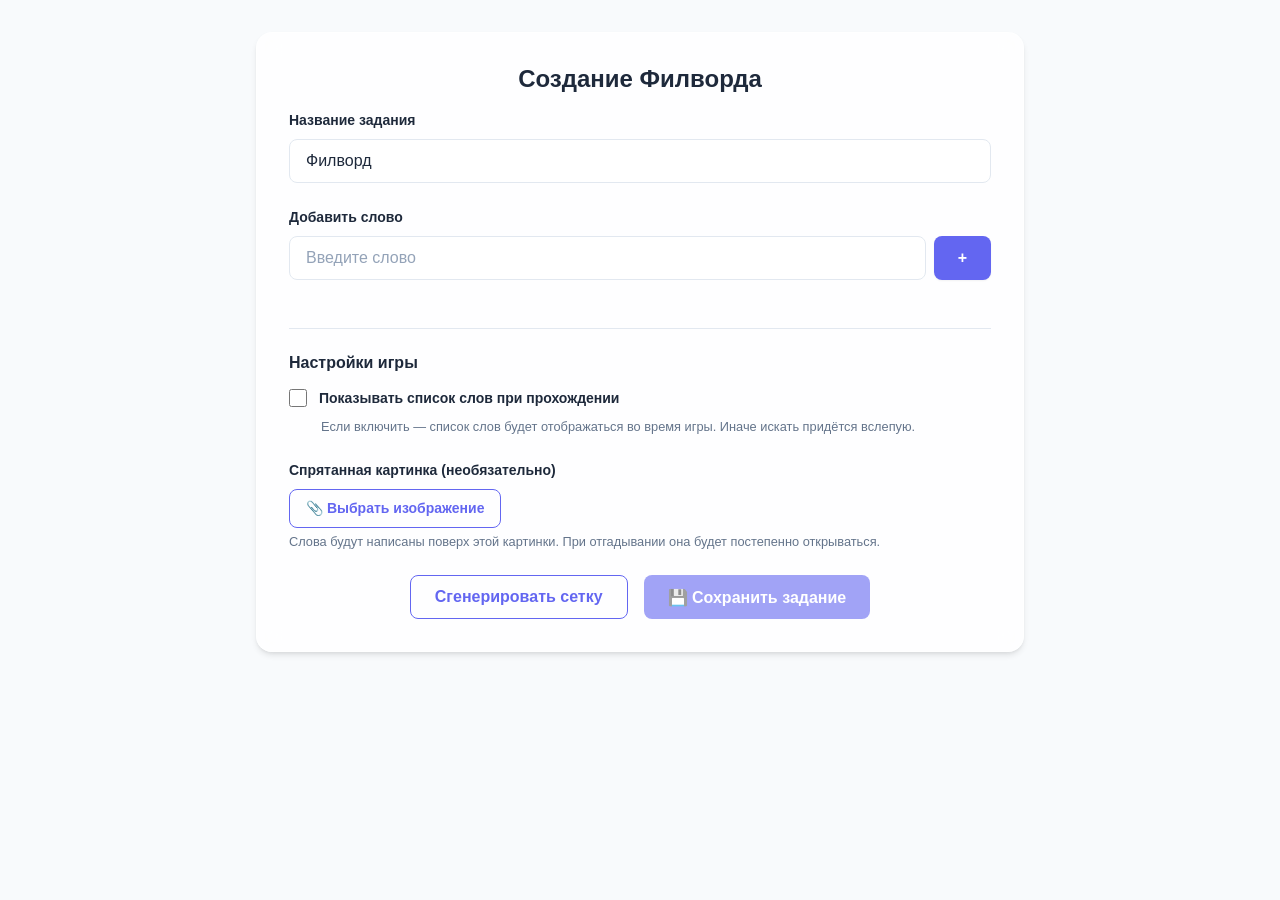
<file: index.html>
<!DOCTYPE html>
<html lang="ru">

<head>
    <meta charset="UTF-8">
    <meta name="viewport" content="width=device-width, initial-scale=1.0, viewport-fit=cover">
    <title>Филворд — Конструктор Задания</title>
    <link rel="stylesheet" href="css/style.css">
</head>

<body>
    <div id="philword-target"></div>

    <script src="js/utils.js"></script>
    <script src="js/generator.js"></script>
    <script src="js/creator.js"></script>
    <script src="js/game.js"></script>
    <script src="js/app.js"></script>

    <script>
        Philword.init({
            mode: 'create',
            containerId: 'philword-target',
            onConfigGenerated: function (config) {
                // Транслитерация и формирование имени файла
                const title = config.title || 'Филворд';
                const translit = {
                    'а':'a','б':'b','в':'v','г':'g','д':'d','е':'e','ё':'yo',
                    'ж':'zh','з':'z','и':'i','й':'y','к':'k','л':'l','м':'m',
                    'н':'n','о':'o','п':'p','р':'r','с':'s','т':'t','у':'u',
                    'ф':'f','х':'kh','ц':'ts','ч':'ch','ш':'sh','щ':'sch',
                    'ъ':'','ы':'y','ь':'','э':'e','ю':'yu','я':'ya'
                };
                const safeName = title.toLowerCase()
                    .split('').map(c => translit[c] || c).join('')
                    .replace(/[^a-z0-9]/g, '_')
                    .replace(/_+/g, '_')
                    .replace(/^_|_$/g, '') || 'task';
                const fileName = safeName + '.json';

                // Скачиваем JSON-файл
                const jsonStr = JSON.stringify(config, null, 2);
                const blob = new Blob([jsonStr], { type: 'application/json' });
                const url = URL.createObjectURL(blob);

                const a = document.createElement('a');
                a.href = url;
                a.download = fileName;
                a.click();
                URL.revokeObjectURL(url);

                // Показываем модальное окно с инструкцией
                _showSavedModal(fileName, title);
            }
        });

        function _showSavedModal(fileName, title) {
            // Удаляем старое окно если есть
            const old = document.getElementById('saved-modal-overlay');
            if (old) old.remove();

            const overlay = document.createElement('div');
            overlay.id = 'saved-modal-overlay';
            Object.assign(overlay.style, {
                position: 'fixed', inset: '0',
                background: 'rgba(0,0,0,0.5)',
                backdropFilter: 'blur(4px)',
                display: 'flex', alignItems: 'center', justifyContent: 'center',
                zIndex: '1000', padding: '1rem',
                animation: 'fadeIn 0.3s ease'
            });

            const modal = document.createElement('div');
            modal.className = 'glass-panel';
            Object.assign(modal.style, {
                maxWidth: '560px', width: '100%',
                textAlign: 'center',
                background: 'var(--surface-color)',
                position: 'relative'
            });

            // Пример ссылки для GitHub Pages
            const exampleLink = `https://&lt;username&gt;.github.io/&lt;repo&gt;/play.html?task=tasks/${fileName}`;

            modal.innerHTML = `
                <h2 style="color: var(--primary-color); margin-bottom: 0.5rem;">✅ Задание сохранено!</h2>
                <p style="color: var(--text-secondary); margin-bottom: 1.5rem;">
                    Файл <b>${fileName}</b> скачан. Положите его в папку <code style="background: var(--cell-bg); padding: 0.15rem 0.4rem; border-radius: 4px;">tasks/</code> вашего репозитория.
                </p>

                <div style="background: var(--cell-bg); border-radius: var(--border-radius-md); padding: 1rem; text-align: left; margin-bottom: 1.5rem;">
                    <p style="font-weight: 600; color: var(--text-primary); margin-bottom: 0.5rem; font-size: 0.875rem;">📋 Инструкция:</p>
                    <ol style="font-size: 0.8rem; color: var(--text-secondary); padding-left: 1.25rem; margin: 0; line-height: 1.8;">
                        <li>Положите <b>${fileName}</b> в папку <code style="background: white; padding: 0.1rem 0.3rem; border-radius: 3px;">tasks/</code></li>
                        <li>Загрузите проект на GitHub</li>
                        <li>Ссылка на задание будет:<br>
                            <code style="background: white; padding: 0.2rem 0.4rem; border-radius: 3px; word-break: break-all; font-size: 0.75rem;">play.html?task=tasks/${fileName}</code>
                        </li>
                        <li>Сгенерируйте QR-код на эту ссылку</li>
                    </ol>
                </div>

                <div style="display: flex; gap: 0.75rem; justify-content: center; flex-wrap: wrap;">
                    <button id="test-local-btn" class="btn btn-secondary">
                        ▶ Проверить локально
                    </button>
                    <button id="close-modal-btn" class="btn" 
                            style="background: var(--cell-bg); color: var(--text-primary);">
                        Закрыть
                    </button>
                </div>
            `;

            overlay.appendChild(modal);
            document.body.appendChild(overlay);

            // Закрытие по клику на overlay
            overlay.addEventListener('click', (e) => {
                if (e.target === overlay) overlay.remove();
            });

            // Закрытие по кнопке
            document.getElementById('close-modal-btn').addEventListener('click', () => overlay.remove());

            // Локальное тестирование — открывает play.html с параметром
            document.getElementById('test-local-btn').addEventListener('click', () => {
                const playUrl = new URL('play.html', window.location.href);
                playUrl.searchParams.set('task', 'tasks/' + fileName);
                window.open(playUrl.href, '_blank');
            });
        }
    </script>
</body>

</html>
</file>
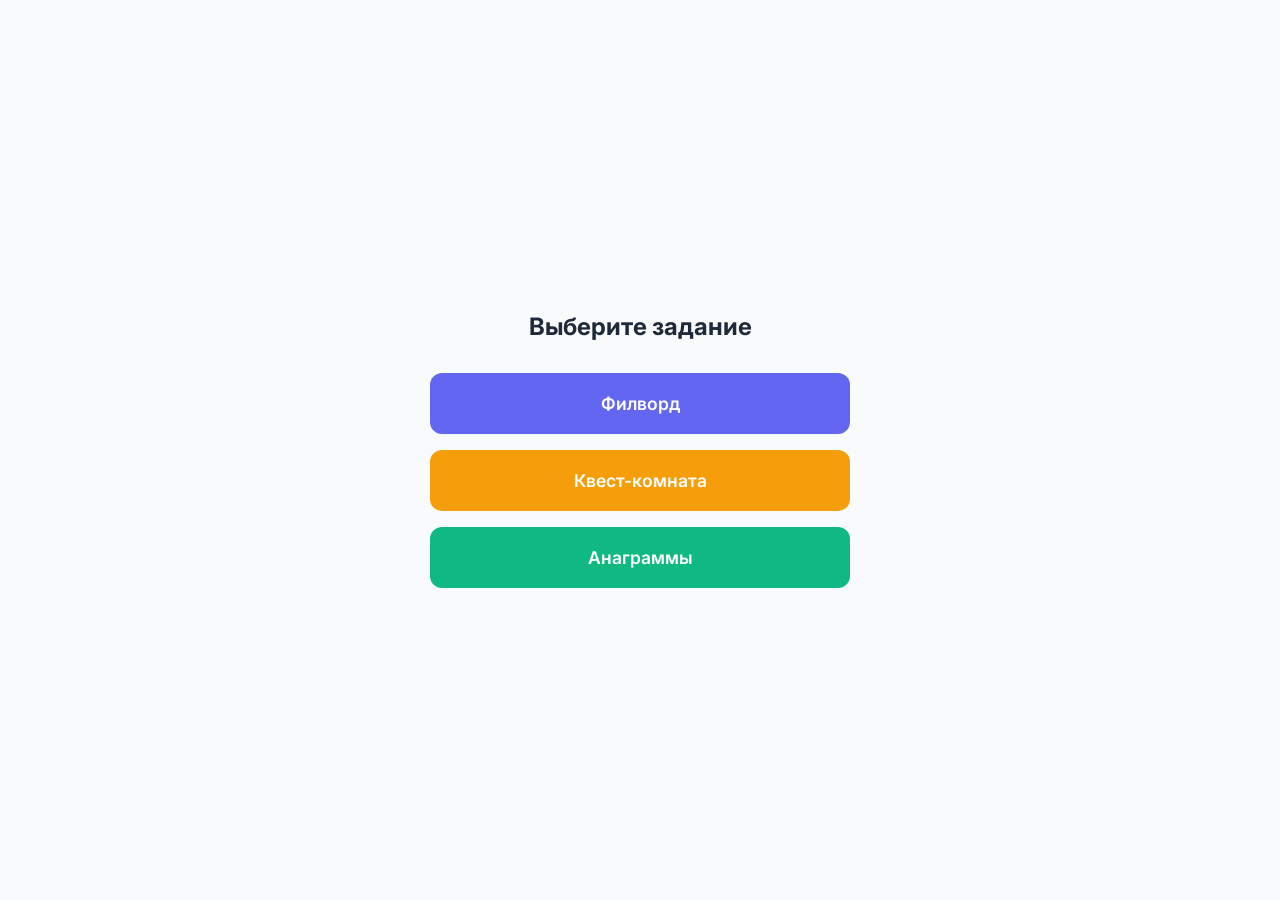
<file: hub.html>
<!DOCTYPE html>
<html lang="ru">
<head>
    <meta charset="UTF-8">
    <meta name="viewport" content="width=device-width, initial-scale=1.0">
    <title>Интерактивные задания</title>
    <link href="https://fonts.googleapis.com/css2?family=Inter:wght@400;600;700&display=swap" rel="stylesheet">
    <style>
        * { box-sizing: border-box; margin: 0; padding: 0; }

        body {
            font-family: 'Inter', -apple-system, BlinkMacSystemFont, sans-serif;
            background: #f8fafc;
            min-height: 100vh;
            display: flex;
            align-items: center;
            justify-content: center;
            padding: 2rem 1rem;
        }

        .container {
            max-width: 420px;
            width: 100%;
            text-align: center;
        }

        h1 {
            font-size: 1.5rem;
            font-weight: 700;
            color: #1e293b;
            margin-bottom: 2rem;
        }

        .buttons {
            display: flex;
            flex-direction: column;
            gap: 1rem;
        }

        .task-btn {
            display: block;
            width: 100%;
            padding: 1.25rem 1.5rem;
            font-size: 1.1rem;
            font-weight: 600;
            font-family: inherit;
            color: #fff;
            border: none;
            border-radius: 12px;
            cursor: pointer;
            text-decoration: none;
            transition: transform 0.15s ease, box-shadow 0.15s ease;
        }

        .task-btn:hover {
            transform: translateY(-2px);
            box-shadow: 0 8px 20px rgba(0,0,0,0.15);
        }

        .task-btn:active {
            transform: translateY(0);
        }

        .btn-philword  { background: #6366f1; }
        .btn-quest     { background: #f59e0b; }
        .btn-anagram   { background: #10b981; }
    </style>
</head>
<body>
    <div class="container">
        <h1>Выберите задание</h1>
        <div class="buttons">
            <a class="task-btn btn-philword" href="play.html?task=tasks/philword.json">
                Филворд
            </a>
            <a class="task-btn btn-quest" href="https://maximkasnitsky.github.io/quest_QR/play.html?task=tasks/quest.json">
                Квест-комната
            </a>
            <a class="task-btn btn-anagram" href="https://maximkasnitsky.github.io/anagrams_QR/play.html?task=tasks/anagram.json">
                Анаграммы
            </a>
        </div>
    </div>
</body>
</html>
</file>
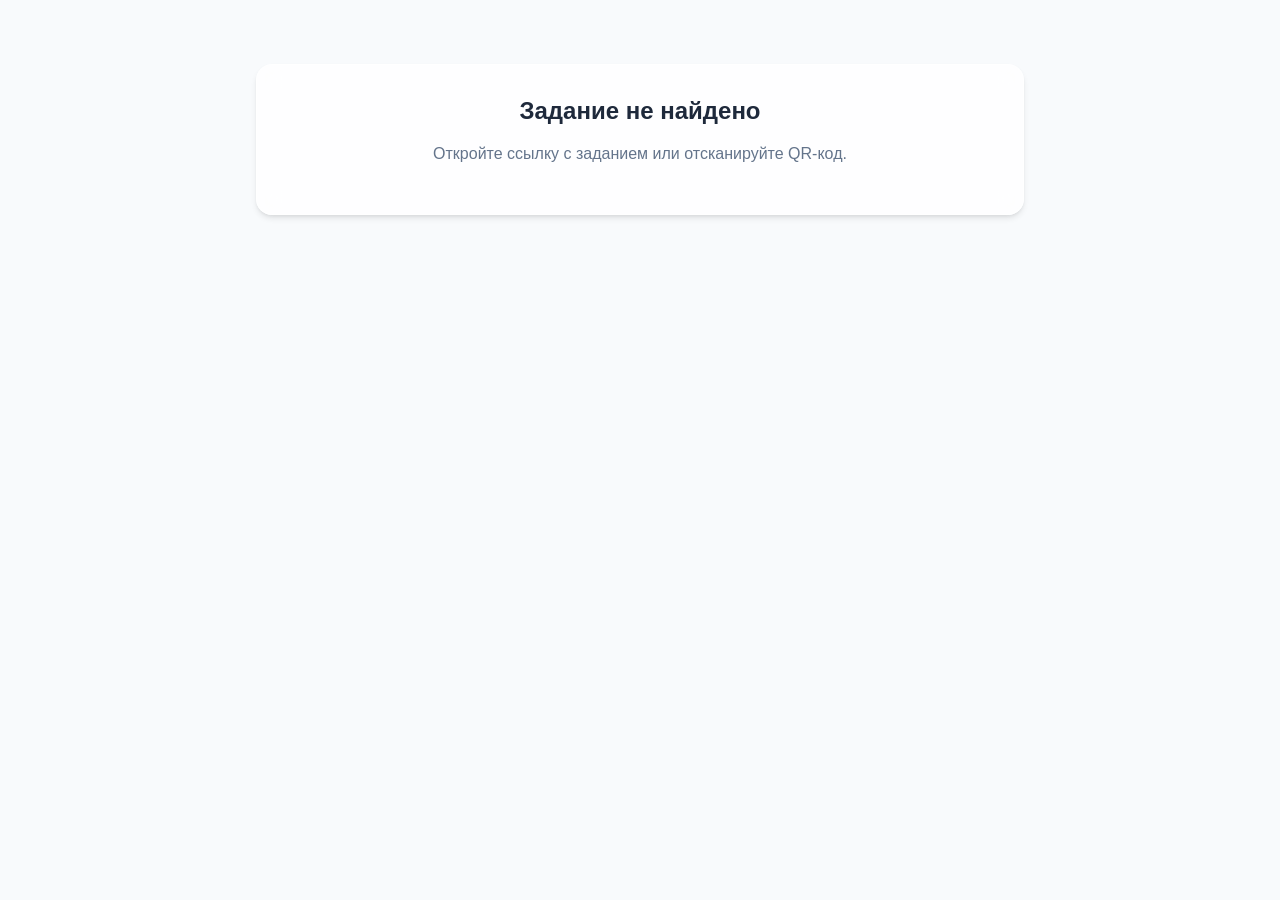
<file: play.html>
<!DOCTYPE html>
<html lang="ru">

<head>
    <meta charset="UTF-8">
    <meta name="viewport" content="width=device-width, initial-scale=1.0, viewport-fit=cover">
    <title>Филворд — Задание</title>
    <link rel="stylesheet" href="css/style.css">
</head>

<body>
    <div id="philword-target"></div>

    <script src="js/utils.js"></script>
    <script src="js/generator.js"></script>
    <script src="js/creator.js"></script>
    <script src="js/game.js"></script>
    <script src="js/app.js"></script>

    <script>
        (function () {
            const container = document.getElementById('philword-target');
            container.classList.add('philword-container');

            // Читаем путь к JSON из параметра ?task=
            const params = new URLSearchParams(window.location.search);
            const taskPath = params.get('task');

            if (!taskPath) {
                container.innerHTML = '<div class="glass-panel text-center" style="margin-top: 2rem;"><h2>Задание не найдено</h2><p>Откройте ссылку с заданием или отсканируйте QR-код.</p></div>';
                return;
            }

            // Загружаем JSON-файл
            fetch(taskPath)
                .then(response => {
                    if (!response.ok) throw new Error('HTTP ' + response.status);
                    return response.json();
                })
                .then(config => {
                    if (!config || !config.grid || !config.words) {
                        throw new Error('Invalid config');
                    }

                    // Обновляем заголовок страницы
                    if (config.title) {
                        document.title = config.title + ' — Филворд';
                    }

                    Philword.init({
                        mode: 'play',
                        containerId: 'philword-target',
                        data: config,
                        maxHints: 3,
                        onComplete: function (result) { }
                    });
                })
                .catch(e => {
                    console.error('Ошибка загрузки задания:', e);
                    container.innerHTML = '<div class="glass-panel text-center" style="margin-top: 2rem;"><h2>Ошибка загрузки</h2><p>Не удалось загрузить задание. Проверьте, что файл существует по указанному пути.</p></div>';
                });
        })();
    </script>
</body>

</html>
</file>
<file: css/style.css>
:root {
  /* Цветовая палитра */
  --primary-color: #6366f1;
  --primary-hover: #4f46e5;

  --bg-color: #f8fafc;
  --surface-color: #ffffff;
  --surface-color-transparent: rgba(255, 255, 255, 0.8);

  --text-primary: #1e293b;
  --text-secondary: #64748b;
  --text-inverse: #ffffff;

  --cell-bg: #f1f5f9;
  --cell-border: #e2e8f0;
  --cell-text: #334155;
  --cell-selected: #6366f1;
  --cell-found: #10b981;
  --cell-error: #ef4444;

  /* Шрифт */
  --font-family: 'Inter', -apple-system, BlinkMacSystemFont, "Segoe UI", Roboto, Helvetica, Arial, sans-serif;

  --shadow-sm: 0 1px 2px 0 rgba(0, 0, 0, 0.05);
  --shadow-md: 0 4px 6px -1px rgba(0, 0, 0, 0.1), 0 2px 4px -1px rgba(0, 0, 0, 0.06);
  --shadow-lg: 0 10px 15px -3px rgba(0, 0, 0, 0.1), 0 4px 6px -2px rgba(0, 0, 0, 0.05);

  /* Скругления */
  --border-radius-sm: 0.375rem;
  --border-radius-md: 0.5rem;
  --border-radius-lg: 1rem;
  --border-radius-full: 9999px;

  /* Макет */
  --container-max-width: 800px;
  --transition-speed: 0.2s;
}

/* Сброс и базовые стили */
*,
*::before,
*::after {
  box-sizing: border-box;
  margin: 0;
  padding: 0;
}

body {
  font-family: var(--font-family);
  background-color: var(--bg-color);
  color: var(--text-primary);
  line-height: 1.5;
  -webkit-font-smoothing: antialiased;
}

/* Типографика */
h1,
h2,
h3,
h4,
h5,
h6 {
  font-weight: 700;
  line-height: 1.2;
  margin-bottom: 1rem;
  color: var(--text-primary);
}

p {
  margin-bottom: 1rem;
  color: var(--text-secondary);
}

/* Контейнер шаблона */
.philword-container {
  width: 100%;
  max-width: var(--container-max-width);
  margin: 0 auto;
  padding: 2rem 1rem;
}

/* Стеклянная панель (glassmorphism) */
.glass-panel {
  background: var(--surface-color-transparent);
  backdrop-filter: blur(12px);
  -webkit-backdrop-filter: blur(12px);
  border: 1px solid rgba(255, 255, 255, 0.5);
  border-radius: var(--border-radius-lg);
  box-shadow: var(--shadow-md);
  padding: 2rem;
  width: 100%;
}

/* Кнопки */
.btn {
  display: inline-flex;
  align-items: center;
  justify-content: center;
  padding: 0.75rem 1.5rem;
  font-size: 1rem;
  font-weight: 600;
  border-radius: var(--border-radius-md);
  border: none;
  cursor: pointer;
  transition: all var(--transition-speed) ease;
  user-select: none;
}

.btn-primary {
  background-color: var(--primary-color);
  color: var(--text-inverse);
  box-shadow: var(--shadow-sm);
}

.btn-primary:hover {
  background-color: var(--primary-hover);
  transform: translateY(-1px);
  box-shadow: var(--shadow-md);
}

.btn-primary:active {
  transform: translateY(0);
}

.btn-secondary {
  background-color: transparent;
  color: var(--primary-color);
  border: 1px solid var(--primary-color);
}

.btn-secondary:hover {
  background-color: rgba(99, 102, 241, 0.1);
}

.btn:disabled {
  opacity: 0.6;
  cursor: not-allowed;
  transform: none;
  box-shadow: none;
}

/* Поля ввода */
.form-group {
  margin-bottom: 1.5rem;
}

.form-label {
  display: block;
  font-weight: 600;
  margin-bottom: 0.5rem;
  color: var(--text-primary);
  font-size: 0.875rem;
}

.form-input {
  width: 100%;
  padding: 0.75rem 1rem;
  font-size: 1rem;
  font-family: inherit;
  color: var(--text-primary);
  background-color: var(--surface-color);
  border: 1px solid var(--cell-border);
  border-radius: var(--border-radius-md);
  transition: border-color var(--transition-speed), box-shadow var(--transition-speed);
}

.form-input:focus {
  outline: none;
  border-color: var(--primary-color);
  box-shadow: 0 0 0 3px rgba(99, 102, 241, 0.2);
}

.form-input::placeholder {
  color: #94a3b8;
}

/* Бейдж слова в списке */
.word-badge {
  display: inline-block;
  padding: 0.35rem 0.75rem;
  border-radius: var(--border-radius-full);
  font-size: 0.875rem;
  font-weight: 600;
  background-color: var(--cell-bg);
  color: var(--text-primary);
  border: 1px solid var(--cell-border);
  transition: all 0.3s ease;
}

/* Кнопка подсказки */
.hint-btn {
  display: inline-flex;
  align-items: center;
  gap: 0.4rem;
  padding: 0.5rem 1rem;
  font-size: 0.875rem;
  font-weight: 600;
  border-radius: var(--border-radius-full);
  border: 2px solid #eab308;
  background: rgba(234, 179, 8, 0.1);
  color: #a16207;
  cursor: pointer;
  transition: all 0.2s ease;
}

.hint-btn:hover:not(:disabled) {
  background: rgba(234, 179, 8, 0.2);
  transform: scale(1.05);
}

.hint-btn:disabled {
  opacity: 0.4;
  cursor: not-allowed;
  transform: none;
}

/* Анимация мигания подсказки */
@keyframes hintBlink {

  0%,
  100% {
    box-shadow: 0 0 0 0 rgba(234, 179, 8, 0);
    border-color: var(--cell-border);
  }

  50% {
    box-shadow: 0 0 12px 4px rgba(234, 179, 8, 0.6);
    border-color: #eab308;
  }
}

.cell-hint-blink {
  animation: hintBlink 0.6s ease-in-out 4;
}

/* Вспомогательные классы */
.text-center {
  text-align: center;
}

.hidden {
  display: none !important;
}

.flex {
  display: flex;
}

.flex-col {
  flex-direction: column;
}

.flex-wrap {
  flex-wrap: wrap;
}

.items-center {
  align-items: center;
}

.justify-center {
  justify-content: center;
}

.justify-between {
  justify-content: space-between;
}

.gap-2 {
  gap: 0.5rem;
}

.gap-4 {
  gap: 1rem;
}

.mt-4 {
  margin-top: 1rem;
}

.mb-4 {
  margin-bottom: 1rem;
}

/* ─── Экран результата ─── */
.result-overlay {
  position: absolute;
  inset: 0;
  background: rgba(255, 255, 255, 0.92);
  backdrop-filter: blur(8px);
  display: flex;
  flex-direction: column;
  align-items: center;
  justify-content: center;
  border-radius: var(--border-radius-lg);
  z-index: 10;
  animation: fadeIn 0.4s ease;
}

@keyframes fadeIn {
  from { opacity: 0; }
  to { opacity: 1; }
}

/* ─── Экран старта ─── */
.start-overlay {
  position: absolute;
  inset: 0;
  background: rgba(255, 255, 255, 0.95);
  backdrop-filter: blur(12px);
  display: flex;
  flex-direction: column;
  align-items: center;
  justify-content: center;
  border-radius: var(--border-radius-lg);
  z-index: 20;
}

.result-title {
  font-size: 1.5rem;
  font-weight: 800;
  margin-bottom: 0.5rem;
  color: var(--text-primary);
}

/* Адаптивность */
@media (max-width: 640px) {
  .philword-container {
    padding: 1rem 0.75rem calc(3rem + env(safe-area-inset-bottom, 0px));
  }

  .glass-panel {
    padding: 1.25rem;
  }

  /* Уменьшаем шрифт заголовков на маленьких экранах */
  h2 {
    font-size: 1.25rem;
    margin-bottom: 0.75rem;
  }

  /* Кнопки чуть компактнее */
  .btn {
    padding: 0.6rem 1.2rem;
    font-size: 0.9rem;
  }

  .hint-btn {
    padding: 0.4rem 0.8rem;
    font-size: 0.8rem;
  }
}
</file>
